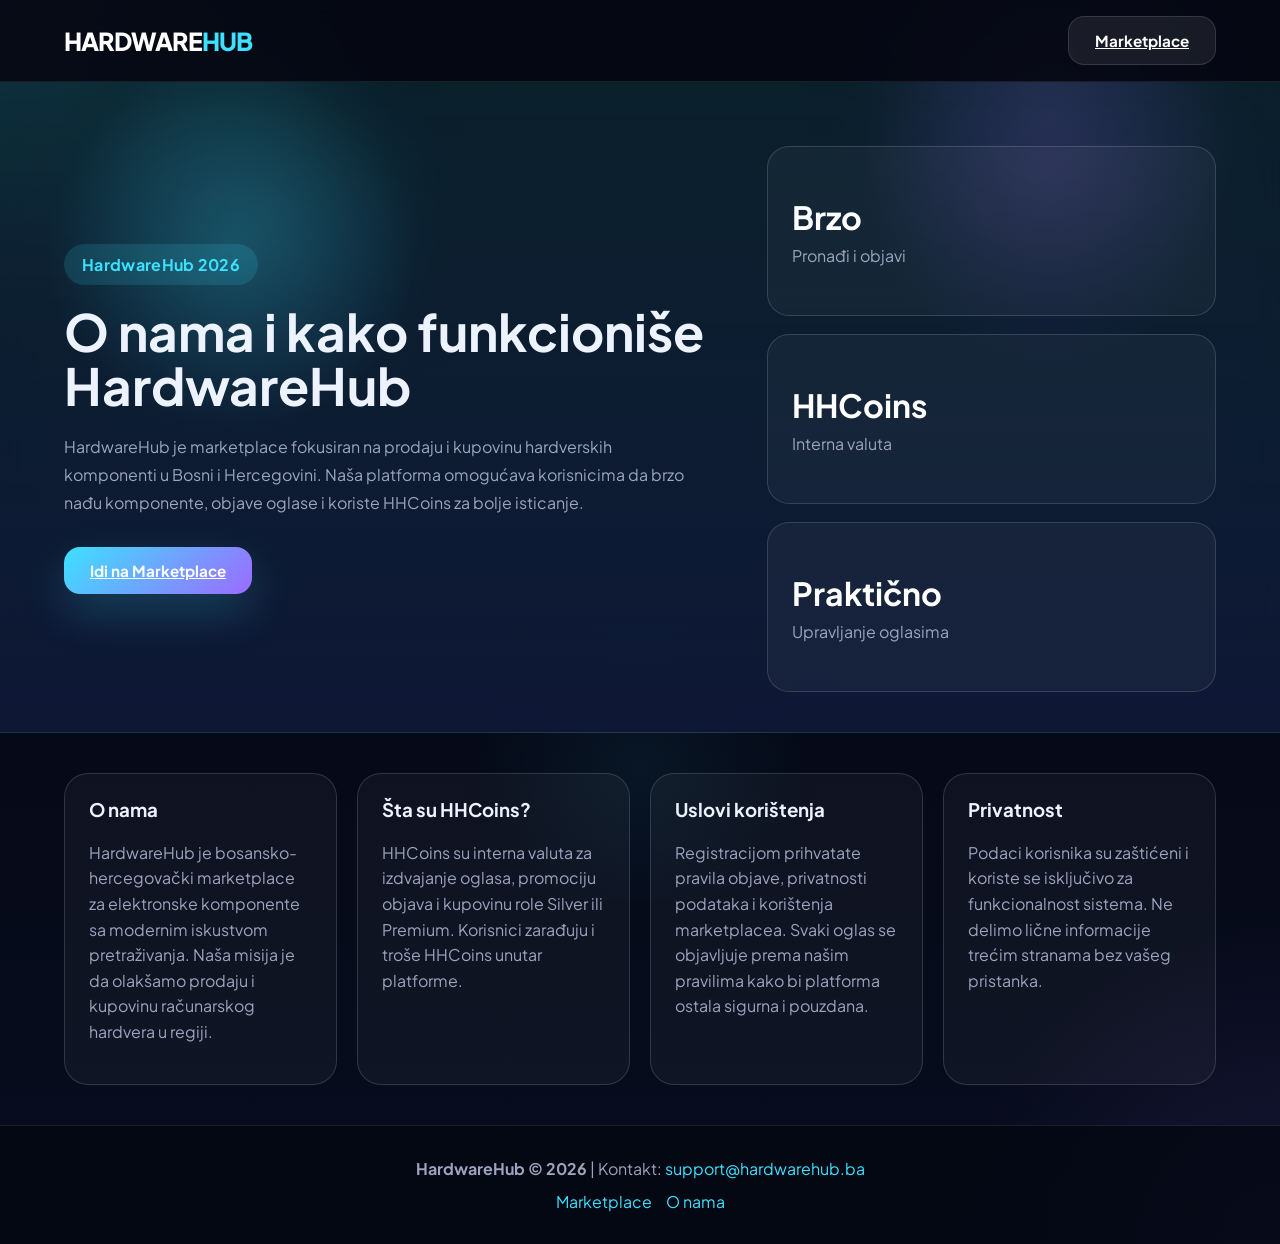
<file: hh_frontend/about.html>
<!DOCTYPE html>
<html lang="bs">
<head>
    <meta charset="UTF-8">
    <meta name="viewport" content="width=device-width, initial-scale=1.0">
    <title>HardwareHub | Informacije</title>
    <link rel="stylesheet" href="style.css">
    <link href="https://fonts.googleapis.com/css2?family=Plus+Jakarta+Sans:wght@400;600;800&display=swap" rel="stylesheet">
</head>
<body>
    <nav class="navbar">
        <div class="logo">HARDWARE<span>HUB</span></div>
        <div class="nav-actions">
            <a href="index.html" class="btn-action secondary">Marketplace</a>
        </div>
    </nav>

    <section class="hero-banner">
        <div class="hero-banner__content">
            <div>
                <span class="hero-badge">HardwareHub 2026</span>
                <h1>O nama i kako funkcioniše HardwareHub</h1>
                <p>HardwareHub je marketplace fokusiran na prodaju i kupovinu hardverskih komponenti u Bosni i Hercegovini. Naša platforma omogućava korisnicima da brzo nađu komponente, objave oglase i koriste HHCoins za bolje isticanje.</p>
                <div class="hero-actions">
                    <a href="index.html" class="btn-action primary">Idi na Marketplace</a>
                </div>
            </div>
            <div class="hero-stats">
                <div class="stat-card"><strong>Brzo</strong><span>Pronađi i objavi</span></div>
                <div class="stat-card"><strong>HHCoins</strong><span>Interna valuta</span></div>
                <div class="stat-card"><strong>Praktično</strong><span>Upravljanje oglasima</span></div>
            </div>
        </div>
    </section>

    <section class="info-tabs" style="padding: 40px 5%;">
        <div class="info-card"><h3>O nama</h3><p>HardwareHub je bosansko-hercegovački marketplace za elektronske komponente sa modernim iskustvom pretraživanja. Naša misija je da olakšamo prodaju i kupovinu računarskog hardvera u regiji.</p></div>
        <div class="info-card"><h3>Šta su HHCoins?</h3><p>HHCoins su interna valuta za izdvajanje oglasa, promociju objava i kupovinu role Silver ili Premium. Korisnici zarađuju i troše HHCoins unutar platforme.</p></div>
        <div class="info-card"><h3>Uslovi korištenja</h3><p>Registracijom prihvatate pravila objave, privatnosti podataka i korištenja marketplacea. Svaki oglas se objavljuje prema našim pravilima kako bi platforma ostala sigurna i pouzdana.</p></div>
        <div class="info-card"><h3>Privatnost</h3><p>Podaci korisnika su zaštićeni i koriste se isključivo za funkcionalnost sistema. Ne delimo lične informacije trećim stranama bez vašeg pristanka.</p></div>
    </section>

    <footer class="site-footer">
        <div><strong>HardwareHub © 2026</strong> | Kontakt: <a href="mailto:support@hardwarehub.ba">support@hardwarehub.ba</a></div>
        <div class="footer-links">
            <a href="index.html">Marketplace</a>
            <a href="about.html">O nama</a>
        </div>
    </footer>
</body>
</html>
</file>
<file: hh_frontend/style.css>
:root {
    --bg: #040812;
    --surface: rgba(10, 16, 32, 0.92);
    --card: rgba(14, 20, 38, 0.94);
    --accent: #3de0ff;
    --accent2: #9c6bff;
    --accent-soft: rgba(61, 224, 255, 0.14);
    --text: #edf2ff;
    --border: rgba(255, 255, 255, 0.14);
    --text-dim: #9ca4be;
    --danger: #fb7185;
    --success: #34d399;
    --featured: #facc15;
    --shadow: 0 20px 55px rgba(0,0,0,0.2);
}

body {
    background: radial-gradient(circle at top left, rgba(61, 224, 255, 0.10), transparent 20%),
                radial-gradient(circle at bottom right, rgba(156, 107, 255, 0.10), transparent 18%),
                linear-gradient(180deg, #03050c 0%, #070d1f 100%);
    color: var(--text);
    font-family: 'Plus Jakarta Sans', sans-serif;
    margin: 0;
    position: relative;
    overflow-x: hidden;
}

body::before {
    content: '';
    position: fixed;
    inset: 0;
    background-image: radial-gradient(circle at 20% 25%, rgba(61,224,255,0.16), transparent 16%),
                      radial-gradient(circle at 82% 12%, rgba(156,107,255,0.12), transparent 16%),
                      radial-gradient(circle at 50% 85%, rgba(61,224,255,0.06), transparent 18%);
    pointer-events: none;
    z-index: -1;
    animation: drift 30s ease-in-out infinite;
}

@keyframes drift {
    0%, 100% { transform: translate(0,0); }
    50% { transform: translate(45px, -35px); }
}

.hero-banner {
    padding: 64px 5% 40px;
    background: linear-gradient(180deg, rgba(62, 224, 255, 0.12), rgba(15, 24, 54, 0.95));
    border-bottom: 1px solid rgba(255,255,255,0.08);
    backdrop-filter: blur(14px);
    position: relative;
    overflow: hidden;
}

.hero-banner::after {
    content: '';
    position: absolute;
    inset: 0;
    background: radial-gradient(circle at 18% 26%, rgba(61, 224, 255, 0.18), transparent 16%),
                radial-gradient(circle at 82% 14%, rgba(156, 107, 255, 0.12), transparent 16%);
    pointer-events: none;
}

.hero-banner__content {
    position: relative;
    display: grid;
    grid-template-columns: 1.5fr 1fr;
    gap: 30px;
    align-items: center;
    z-index: 1;
}

.hero-badge {
    display: inline-block;
    background: var(--accent-soft);
    color: var(--accent);
    padding: 10px 18px;
    border-radius: 999px;
    font-weight: 700;
    margin-bottom: 20px;
    letter-spacing: 0.02em;
}

.hero-banner h1 {
    font-size: clamp(2.8rem, 4vw, 4.8rem);
    line-height: 1.05;
    max-width: 700px;
    margin: 0 0 20px 0;
}

.hero-banner p {
    max-width: 640px;
    color: var(--text-dim);
    font-size: 1rem;
    line-height: 1.75;
}

.hero-actions {
    display: flex;
    flex-wrap: wrap;
    gap: 14px;
    margin-top: 30px;
}

.hero-preview {
    display: grid;
    gap: 18px;
}

.preview-card {
    background: rgba(255,255,255,0.06);
    border: 1px solid rgba(255,255,255,0.10);
    border-radius: 28px;
    padding: 28px 26px;
    box-shadow: var(--shadow);
    min-height: 160px;
}

.preview-card h3 {
    margin: 0 0 10px 0;
    font-size: 1.15rem;
}


.preview-card p {
    margin: 0;
    color: var(--text-dim);
    line-height: 1.7;
}

.hero-stats {
    display: grid;
    gap: 18px;
}

.stat-card {
    background: rgba(255,255,255,0.04);
    border: 1px solid var(--border);
    border-radius: 22px;
    padding: 24px;
    min-height: 120px;
    display: flex;
    flex-direction: column;
    justify-content: center;
    gap: 8px;
}

.stat-card strong {
    display: block;
    font-size: 2rem;
    color: white;
}

.stat-card span {
    color: var(--text-dim);
}

.info-tabs {
    display: grid;
    grid-template-columns: repeat(auto-fit, minmax(220px, 1fr));
    gap: 20px;
    padding: 40px 5%;
}

.info-card {
    background: rgba(255,255,255,0.04);
    border: 1px solid var(--border);
    border-radius: 24px;
    padding: 24px;
}

.info-card h3 {
    margin-top: 0;
}

.info-card p {
    color: var(--text-dim);
    line-height: 1.6;
}

.site-footer {
    padding: 32px 5%;
    border-top: 1px solid rgba(255,255,255,0.10);
    text-align: center;
    color: var(--text-dim);
    background: rgba(3, 7, 16, 0.75);
}

.site-footer a {
    color: var(--accent);
    text-decoration: none;
}

.site-footer .footer-links {
    margin-top: 12px;
    display: flex;
    flex-wrap: wrap;
    justify-content: center;
    gap: 14px;
}

.gallery-thumbs {
    display: flex;
    gap: 10px;
    margin-bottom: 15px;
}

.gallery-thumbs img {
    width: calc((100% - 20px) / 3);
    height: 70px;
    object-fit: cover;
    border-radius: 14px;
    cursor: pointer;
    border: 1px solid transparent;
}

.gallery-thumbs img.active {
    border-color: var(--accent);
}

.ad-card {
    background: rgba(59,130,246,0.1);
    border: 1px dashed rgba(59,130,246,0.4);
}

.ad-card .card {
    border-color: rgba(59,130,246,0.4);
}

.profile-listing {
    background: rgba(255,255,255,0.03);
    border: 1px solid var(--border);
    border-radius: 18px;
    padding: 16px;
}

.profile-listing h4 {
    margin: 0 0 8px 0;
}

.profile-listing p {
    color: var(--text-dim);
    margin: 0 0 12px 0;
}

.profile-top-row .btn-action {
    width: 100%;
}
/* Admin panel */
.admin-main {
    padding: 40px 5%;
}

.admin-pane {
    max-width: 1200px;
    margin: 0 auto;
}

.admin-hero {
    display: flex;
    justify-content: space-between;
    gap: 20px;
    margin-bottom: 30px;
    flex-wrap: wrap;
}

.admin-hero h1 {
    margin: 0;
}

.admin-summary {
    overflow-x: auto;
}

.admin-list {
    display: grid;
    gap: 12px;
}

.report-card {
    background: rgba(255,255,255,0.03);
    border: 1px solid var(--border);
    border-radius: 16px;
    padding: 16px;
}

.admin-table-wide th, .admin-table-wide td {
    min-width: 110px;
}

@media (max-width: 900px) {
    .hero-banner__content {
        grid-template-columns: 1fr;
    }
    .hero-preview {
        gap: 16px;
    }
    .admin-hero {
        flex-direction: column;
    }
}

/* Navbar */
.navbar {
    display: flex;
    justify-content: space-between;
    align-items: center;
    padding: 1rem 5%;
    background: rgba(6, 10, 22, 0.86);
    backdrop-filter: blur(18px);
    border-bottom: 1px solid rgba(255,255,255,0.08);
    position: sticky;
    top: 0;
    z-index: 100;
}

.logo { font-size: 1.55rem; font-weight: 800; letter-spacing: -1px; color: white; }
.logo span { color: var(--accent); }

.admin-badge {
    background: rgba(239, 68, 68, 0.15);
    color: var(--danger);
    padding: 6px 12px;
    border-radius: 10px;
    font-weight: 700;
    font-size: 0.85rem;
    border: 1px solid rgba(239, 68, 68, 0.3);
    margin-right: 10px;
}

.nav-actions { display: flex; align-items: center; flex-wrap: wrap; gap: 10px; }

/* Search & Filter Trigger */
.search-wrapper {
    display: flex;
    gap: 10px;
    background: var(--card);
    padding: 5px 10px;
    border-radius: 16px;
    border: 1px solid var(--border);
    max-width: 100%;
}

.search-wrapper input {
    background: transparent;
    border: none;
    color: var(--text);
    padding: 12px 14px;
    width: min(100%, 320px);
    outline: none;
    font-size: 0.98rem;
}

.search-wrapper input::placeholder {
    color: var(--text-dim);
}

.btn-filter-icon {
    background: var(--surface);
    color: var(--accent);
    border: 1px solid rgba(91, 140, 255, 0.2);
    border-radius: 14px;
    padding: 0 16px;
    cursor: pointer;
    display: flex;
    align-items: center;
    gap: 10px;
    font-weight: 700;
    transition: transform 0.25s ease, background 0.25s ease;
}

.btn-filter-icon:hover {
    transform: translateY(-1px);
    background: rgba(91, 140, 255, 0.12);
}

/* Gumbi */
.btn-action {
    padding: 14px 26px;
    border-radius: 16px;
    font-weight: 700;
    cursor: pointer;
    transition: transform 0.25s ease, background 0.25s ease, box-shadow 0.25s ease;
    border: none;
    font-size: 0.95rem;
    white-space: nowrap;
}

.primary { background: linear-gradient(135deg, var(--accent), var(--accent2)); color: white; box-shadow: 0 18px 45px rgba(61, 224, 255, 0.2); }
.primary:hover { transform: translateY(-2px); filter: brightness(1.08); }

.secondary { background: rgba(255, 255, 255, 0.08); color: white; border: 1px solid rgba(255,255,255,0.12); }
.secondary:hover { background: rgba(255, 255, 255, 0.14); }

.btn-danger { background: rgba(239, 68, 68, 0.1); color: var(--danger); border: 1px solid rgba(239, 68, 68, 0.2); }
.btn-danger:hover { background: var(--danger); color: white; }

/* MODAL DIZAJN */
.modal {
    display: none;
    position: fixed;
    z-index: 1000;
    left: 0; top: 0;
    width: 100%; height: 100%;
    background-color: rgba(0, 0, 0, 0.78);
    backdrop-filter: blur(8px);
    overflow-y: auto;
}

#editListingModal {
    z-index: 1100;
}

.modal-content {
    background-color: rgba(8, 12, 26, 0.98);
    margin: 4% auto;
    padding: 40px;
    width: min(680px, 95%);
    border-radius: 34px;
    border: 1px solid rgba(61,224,255,0.12);
    animation: slideUp 0.28s ease-out;
    box-shadow: var(--shadow);
    position: relative;
}

.modal-content::before {
    content: '';
    position: absolute;
    inset: 0;
    background: linear-gradient(180deg, rgba(61,224,255,0.06), transparent 14%);
    pointer-events: none;
    border-radius: 34px;
}

@keyframes slideUp {
    from { transform: translateY(50px); opacity: 0; }
    to { transform: translateY(0); opacity: 1; }
}

.modal-header { display: flex; justify-content: space-between; align-items: center; margin-bottom: 24px; position: relative; z-index: 1; }
.modal-header h2 { margin: 0; font-size: 1.55rem; letter-spacing: -0.02em; }
.modal-header::after {
    content: '';
    position: absolute;
    left: 0;
    bottom: -12px;
    width: 76px;
    height: 4px;
    border-radius: 999px;
    background: linear-gradient(90deg, var(--accent), var(--accent2));
}
.close { font-size: 30px; cursor: pointer; color: var(--text-dim); }
.close:hover { color: white; }

.filter-item { margin-bottom: 20px; position: relative; z-index: 1; }
.filter-item label { display: block; margin-bottom: 10px; font-weight: 700; color: #d1d9eb; letter-spacing: 0.01em; }

.filter-item select, .form-input {
    width: 100%; padding: 14px 18px; background: rgba(12, 18, 36, 0.98); border: 1px solid rgba(61,224,255,0.16);
    border-radius: 16px; color: white; outline: none; box-sizing: border-box; font-family: inherit;
    transition: border-color 0.2s ease, box-shadow 0.2s ease, background 0.2s ease;
}

.filter-item select:focus, .form-input:focus {
    border-color: rgba(61, 224, 255, 0.45);
    box-shadow: 0 0 0 4px rgba(61,224,255,0.12);
    background: rgba(12, 17, 35, 0.98);
}

.modal-footer { display: flex; gap: 12px; justify-content: flex-end; margin-top: 24px; position: relative; z-index: 1; }
.modal-footer .btn-action { flex: 1; }
.full-width { width: 100%; margin-top: 12px; }
.checkbox-group { display: flex; gap: 15px; align-items: center; height: 40px;}
.checkbox-group label { display: flex; align-items: center; gap: 5px; color: white; font-weight: 400; cursor: pointer; margin: 0;}

.toast-container {
    position: fixed;
    top: 90px;
    right: 24px;
    z-index: 1200;
    display: flex;
    flex-direction: column;
    gap: 12px;
    pointer-events: none;
}

.toast {
    min-width: 280px;
    max-width: 360px;
    padding: 14px 18px;
    border-radius: 18px;
    background: rgba(10, 16, 30, 0.95);
    border: 1px solid rgba(255,255,255,0.08);
    color: white;
    font-size: 0.95rem;
    box-shadow: 0 22px 50px rgba(0,0,0,0.25);
    opacity: 0;
    transform: translateY(-12px) scale(0.98);
    transition: opacity 0.25s ease, transform 0.25s ease;
    pointer-events: auto;
}

.toast.visible {
    opacity: 1;
    transform: translateY(0) scale(1);
}

.toast.success { border-color: rgba(61,224,255,0.24); }
.toast.error { border-color: rgba(251,113,133,0.24); }
.toast.warning { border-color: rgba(250,204,21,0.24); }

/* Kartice */
.product-grid { display: grid; grid-template-columns: repeat(auto-fill, minmax(280px, 1fr)); gap: 26px; }
.card {
    background: linear-gradient(180deg, rgba(8, 14, 30, 0.98), rgba(10, 18, 36, 0.98));
    border-radius: 34px;
    padding: 26px;
    border: 1px solid rgba(61,224,255,0.14);
    transition: transform 0.28s ease, box-shadow 0.28s ease, border-color 0.28s ease;
    display: flex;
    flex-direction: column;
    justify-content: space-between;
    position: relative;
    overflow: hidden;
    box-shadow: 0 24px 70px rgba(0,0,0,0.28);
}
.card:hover {
    border-color: rgba(61, 224, 255, 0.55);
    transform: translateY(-7px);
    box-shadow: 0 36px 85px rgba(0,0,0,0.34);
}

.card::before {
    content: '';
    position: absolute;
    inset: 0;
    background: radial-gradient(circle at 85% 18%, rgba(61,224,255,0.16), transparent 22%),
                radial-gradient(circle at 20% 85%, rgba(156,107,255,0.10), transparent 24%);
    pointer-events: none;
}

.card.featured-main { border-color: var(--featured); box-shadow: 0 0 22px rgba(234, 179, 8, 0.22); }
.card.featured-category { border-color: #a855f7; box-shadow: 0 0 22px rgba(168, 85, 247, 0.22); }

.badge-featured {
    position: absolute; top: 22px; left: 22px; background: var(--featured); color: #0b0f1a;
    padding: 7px 14px; border-radius: 999px; font-size: 0.75rem; font-weight: 800; text-transform: uppercase;
}

.card img { width: 100%; border-radius: 24px; height: 210px; object-fit: cover; border: 1px solid rgba(255,255,255,0.12); box-shadow: inset 0 0 0 1px rgba(255,255,255,0.02); }
.card h4 { margin: 18px 0 10px 0; font-size: 1.28rem; line-height: 1.28; }
.card-meta { display: flex; justify-content: space-between; flex-wrap: wrap; gap: 10px; font-size: 0.85rem; color: var(--text-dim); margin-bottom: 14px; }
.badge-condition { background: rgba(61, 224, 255, 0.15); color: var(--accent); padding: 5px 14px; border-radius: 999px; font-weight: 700; }
.card p.specs { font-size: 0.95rem; color: var(--text-dim); margin: 10px 0 22px 0; line-height: 1.75; display: -webkit-box; -webkit-line-clamp: 3; -webkit-box-orient: vertical; overflow: hidden; }
.price { color: #3de0ff; font-weight: 900; font-size: 1.5rem; margin: 0 0 8px 0; }
.card .btn-action { margin-top: 20px; }
.card .btn-action.secondary { background: rgba(255,255,255,0.08); border: 1px solid rgba(255,255,255,0.14); }
.card .btn-action.secondary:hover { background: rgba(255,255,255,0.18); }
.card .btn-action.primary { box-shadow: 0 16px 40px rgba(61,224,255,0.22); }

/* Admin stilovi */
.admin-section h3 {
    margin-top: 0; margin-bottom: 15px; font-size: 1.3rem; border-left: 4px solid var(--accent); padding-left: 10px;
}
.admin-table { width: 100%; border-collapse: collapse; text-align: left; margin-bottom: 15px; font-size: 0.95rem; }
.admin-table th { background: var(--bg); color: var(--text-dim); padding: 12px; font-weight: 600; border-bottom: 2px solid var(--border); }
.admin-table td { padding: 12px; border-bottom: 1px solid var(--border); color: white; }

.btn-coin { padding: 5px 10px; border-radius: 6px; border: none; font-weight: 800; cursor: pointer; margin: 0 2px; }
.btn-coin.plus { background: rgba(16, 185, 129, 0.2); color: var(--success); }
.btn-coin.minus { background: rgba(239, 68, 68, 0.2); color: var(--danger); }
.btn-coin:hover { filter: brightness(1.3); }

/* Chat elementi */
.chat-user-item {
    padding: 10px; border-radius: 8px; color: var(--text-dim); cursor: pointer; font-weight: 600; font-size: 0.9rem; transition: 0.2s;
}
.chat-user-item:hover, .chat-user-item.active { background: rgba(59, 130, 246, 0.15); color: white; }

.msg-bubble {
    max-width: 70%; padding: 10px 14px; border-radius: 12px; font-size: 0.9rem; line-height: 1.4; word-wrap: break-word;
}
.msg-bubble.sent { background: var(--accent); color: white; align-self: flex-end; border-bottom-right-radius: 2px; }
.msg-bubble.received { background: var(--card); border: 1px solid var(--border); color: white; align-self: flex-start; border-bottom-left-radius: 2px; }

#linkToRegister, #linkToLogin, #linkAdminLogin { cursor: pointer; transition: color 0.2s ease; }
#linkToRegister:hover, #linkToLogin:hover { filter: brightness(1.2); text-decoration: underline !important; }
</file>
